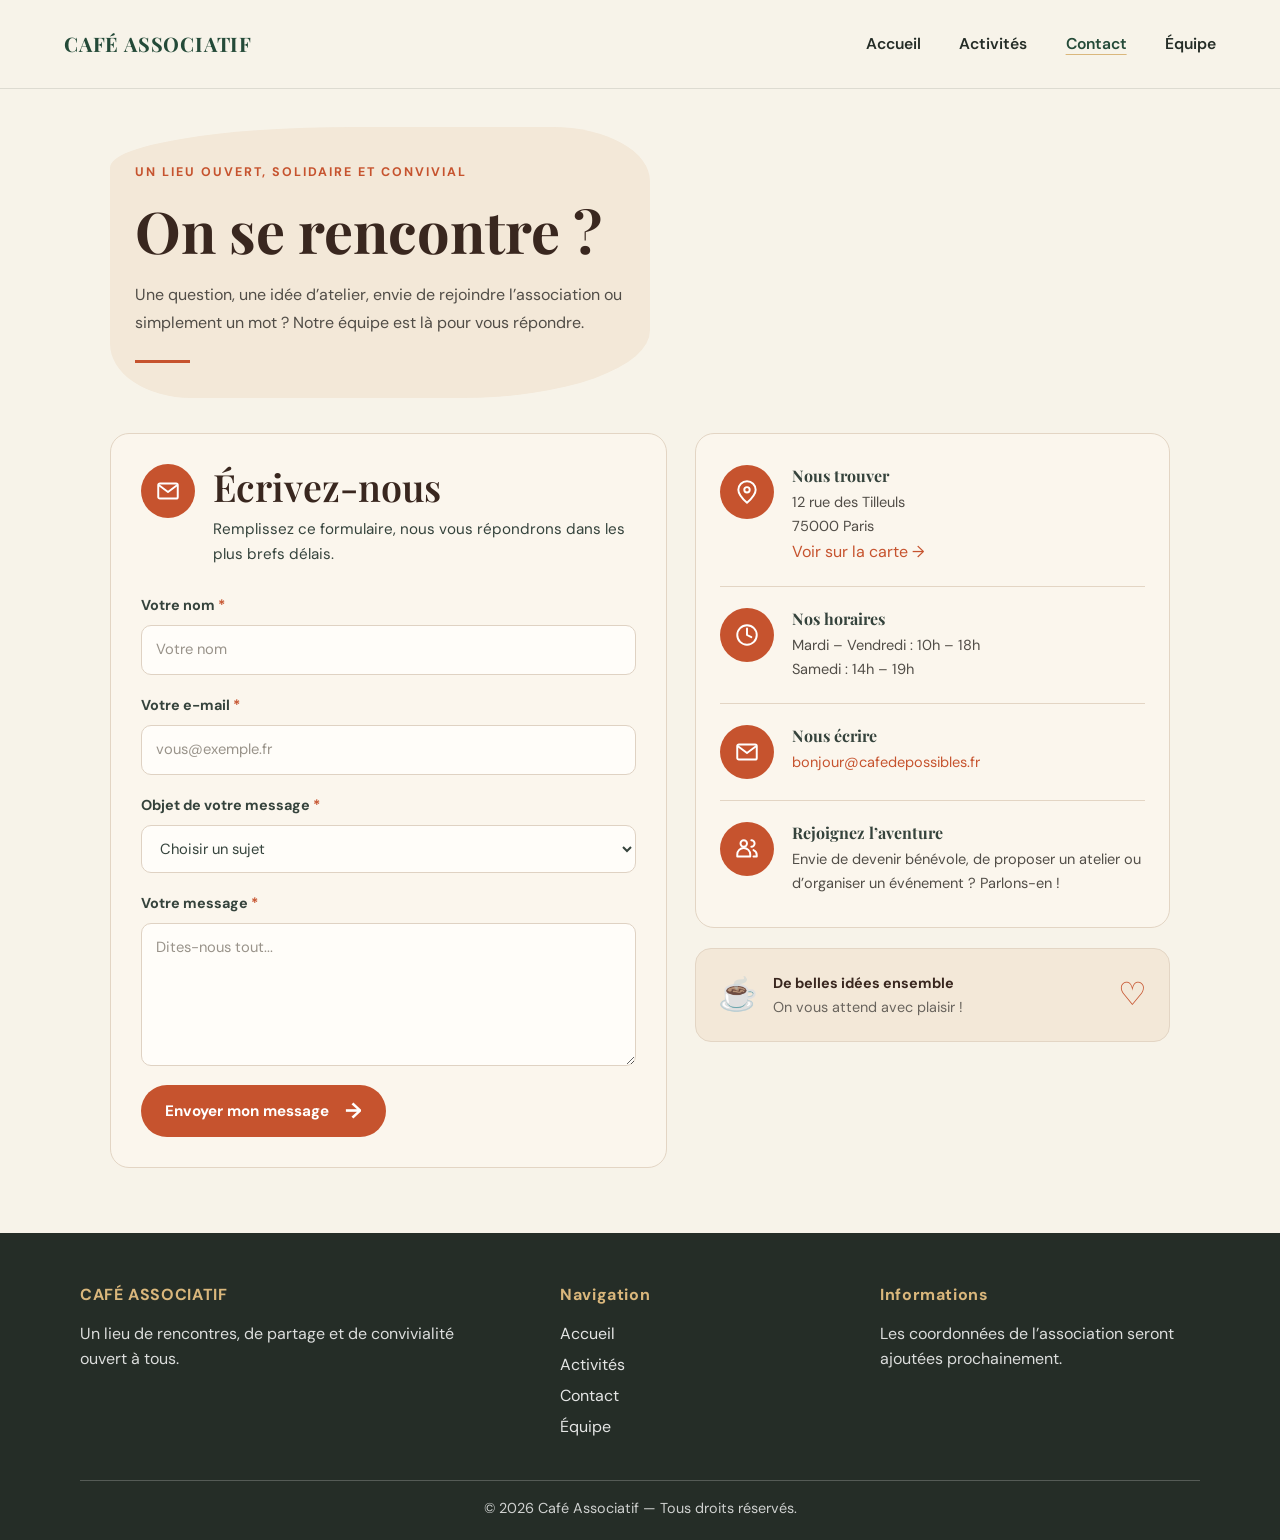
<file: Pages/contact.html>
<!DOCTYPE html>
<html lang="fr">
<head>
  <meta charset="UTF-8">
  <meta name="viewport" content="width=device-width, initial-scale=1">
  <meta name="theme-color" content="#F7F3E9">
  <meta name="description" content="Contactez le Café Associatif.">
  <title>Contact | Café Associatif</title>
  <link rel="preconnect" href="https://fonts.googleapis.com">
  <link rel="preconnect" href="https://fonts.gstatic.com" crossorigin>
  <link href="https://fonts.googleapis.com/css2?family=DM+Sans:wght@400;500;600;700&family=Playfair+Display:wght@500;600;700&display=swap" rel="stylesheet">
  <link rel="stylesheet" href="../styles/styles.css">
</head>
<body>
  <a class="site-skip-link" href="#main-content">Aller au contenu principal</a>
  <header class="site-header">
    <div class="site-header__inner">
      <a class="site-brand" href="../index.html" aria-label="Café Associatif, accueil">CAFÉ ASSOCIATIF</a>
      <nav class="site-nav" aria-label="Navigation principale">
        <ul class="site-nav__list">
          <li><a class="site-nav__link" href="../index.html">Accueil</a></li>
          <li><a class="site-nav__link" href="activite.html">Activités</a></li>
          <li><a class="site-nav__link" href="contact.html" aria-current="page">Contact</a></li>
          <li><a class="site-nav__link" href="equipe.html">Équipe</a></li>
        </ul>
      </nav>
    </div>
  </header>
 

<main id="main-content" class="site-main">

  <section class="contact-page">

    <!-- INTRODUCTION -->
    <div class="contact-hero">

      <div class="contact-hero__text">
        <p class="contact-hero__eyebrow">
          UN LIEU OUVERT, SOLIDAIRE ET CONVIVIAL
        </p>

        <h1>On se rencontre ?</h1>

        <p class="contact-hero__description">
          Une question, une idée d’atelier, envie de rejoindre
          l’association ou simplement un mot ?
          Notre équipe est là pour vous répondre.
        </p>

        <span class="contact-hero__line"></span>
      </div>


    </div>

    <!-- FORMULAIRE ET COORDONNÉES -->
    <div class="contact-layout">

      <!-- FORMULAIRE -->
      <section class="contact-form-card"
               aria-labelledby="contact-form-title">

        <div class="contact-card__heading">
          <div class="contact-card__icon" aria-hidden="true">
            <svg viewBox="0 0 24 24">
              <rect x="3" y="5" width="18" height="14" rx="1.5"/>
              <path d="m4 7 8 6 8-6"/>
            </svg>
          </div>

          <div>
            <h2 id="contact-form-title">Écrivez-nous</h2>
            <p>
              Remplissez ce formulaire, nous vous répondrons
              dans les plus brefs délais.
            </p>
          </div>
        </div>

        <form class="contact-form" action="#" method="post">

          <div class="contact-field">
            <label for="contact-name">Votre nom <span>*</span></label>
            <input
              type="text"
              id="contact-name"
              name="nom"
              placeholder="Votre nom"
              autocomplete="name"
              required
            >
          </div>

          <div class="contact-field">
            <label for="contact-email">
              Votre e-mail <span>*</span>
            </label>
            <input
              type="email"
              id="contact-email"
              name="email"
              placeholder="vous@exemple.fr"
              autocomplete="email"
              required
            >
          </div>

          <div class="contact-field">
            <label for="contact-subject">
              Objet de votre message <span>*</span>
            </label>
            <select id="contact-subject" name="sujet" required>
              <option value="" selected disabled>
                Choisir un sujet
              </option>
              <option value="information">
                Demande d'information
              </option>
              <option value="benevolat">
                Devenir bénévole
              </option>
              <option value="atelier">
                Proposer un atelier
              </option>
              <option value="evenement">
                Organiser un événement
              </option>
              <option value="autre">Autre demande</option>
            </select>
          </div>

          <div class="contact-field">
            <label for="contact-message">
              Votre message <span>*</span>
            </label>
            <textarea
              id="contact-message"
              name="message"
              rows="5"
              placeholder="Dites-nous tout..."
              required
            ></textarea>
          </div>

          <button class="contact-submit" type="submit">
            Envoyer mon message
            <span aria-hidden="true">→</span>
          </button>

        </form>
      </section>

      <!-- COORDONNÉES -->
      <div class="contact-sidebar">

        <section class="contact-info-card"
                 aria-label="Informations pratiques">

          <article class="contact-info-item">
            <div class="contact-info-icon" aria-hidden="true">
              <svg viewBox="0 0 24 24">
                <path d="M20 10c0 5-8 12-8 12S4 15 4 10a8 8 0 1 1 16 0Z"/>
                <circle cx="12" cy="10" r="2.5"/>
              </svg>
            </div>

            <div class="contact-info-content">
              <h3>Nous trouver</h3>
              <p>12 rue des Tilleuls<br>75000 Paris</p>
              <a href="https://www.openstreetmap.org/"
                 target="_blank"
                 rel="noopener noreferrer">
                Voir sur la carte <span aria-hidden="true">→</span>
              </a>
            </div>
          </article>

          <article class="contact-info-item">
            <div class="contact-info-icon" aria-hidden="true">
              <svg viewBox="0 0 24 24">
                <circle cx="12" cy="12" r="9"/>
                <path d="M12 6v6l4 2"/>
              </svg>
            </div>

            <div class="contact-info-content">
              <h3>Nos horaires</h3>
              <p>
                Mardi – Vendredi : 10h – 18h<br>
                Samedi : 14h – 19h
              </p>
            </div>
          </article>

          <article class="contact-info-item">
            <div class="contact-info-icon" aria-hidden="true">
              <svg viewBox="0 0 24 24">
                <rect x="3" y="5" width="18" height="14" rx="1.5"/>
                <path d="m4 7 8 6 8-6"/>
              </svg>
            </div>

            <div class="contact-info-content">
              <h3>Nous écrire</h3>
              <p>
                <a href="mailto:bonjour@cafedepossibles.fr">
                  bonjour@cafedepossibles.fr
                </a>
              </p>
            </div>
          </article>

          <article class="contact-info-item">
            <div class="contact-info-icon" aria-hidden="true">
              <svg viewBox="0 0 24 24">
                <circle cx="9" cy="7" r="3"/>
                <path d="M3 19v-2a6 6 0 0 1 12 0v2Z"/>
                <path d="M16 4a3 3 0 0 1 0 6"/>
                <path d="M18 13a5 5 0 0 1 3 4.5V19h-3"/>
              </svg>
            </div>

            <div class="contact-info-content">
              <h3>Rejoignez l’aventure</h3>
              <p>
                Envie de devenir bénévole, de proposer un atelier
                ou d’organiser un événement ? Parlons-en !
              </p>
            </div>
          </article>

        </section>

        <!-- PETIT MESSAGE D'ACCUEIL -->
        <div class="contact-welcome">
          <span aria-hidden="true">☕</span>
          <p>
            <strong>De belles idées ensemble</strong>
            <br>
            On vous attend avec plaisir !
          </p>
          <span class="contact-welcome__heart" aria-hidden="true">
            ♡
          </span>
        </div>

      </div>

    </div>
  </section>

</main>

  <footer class="site-footer">
    <div class="site-footer__inner">
      <section class="site-footer__column" aria-labelledby="footer-identity">
        <h2 class="site-footer__heading" id="footer-identity">CAFÉ ASSOCIATIF</h2>
        <p>Un lieu de rencontres, de partage et de convivialité ouvert à tous.</p>
      </section>
      <nav class="site-footer__column" aria-label="Navigation de pied de page">
        <h2 class="site-footer__heading">Navigation</h2>
        <ul class="site-footer__links">
          <li><a href="../index.html">Accueil</a></li>
          <li><a href="activite.html">Activités</a></li>
          <li><a href="contact.html">Contact</a></li>
          <li><a href="equipe.html">Équipe</a></li>
        </ul>
      </nav>
      <section class="site-footer__column" aria-labelledby="footer-info">
        <h2 class="site-footer__heading" id="footer-info">Informations</h2>
        <p>Les coordonnées de l’association seront ajoutées prochainement.</p>
      </section>
    </div>
    <div class="site-footer__bottom">
      <p>© 2026 Café Associatif — Tous droits réservés.</p>
    </div>
  </footer>
</body>
</html>
</file>
<file: styles/styles.css>
/* ==========================================
   01. STYLES GÉNÉRAUX DU SITE
   ========================================== */

/* Variables CSS, reset, typographies */
:root {
  --color-primary: #244A38;
  --color-secondary: #DAB77C;
  --color-background: #F7F3E9;
  --color-accent: #B86645;
  --color-text: #252D27;
  --color-white: #FFFFFF;

  --font-heading: 'Playfair Display', Georgia, serif;
  --font-body: 'DM Sans', Arial, sans-serif;

  --button-radius: 50px;
  --button-padding: 14px 24px;
  --button-transition: 0.2s ease;

  --content-width: 1120px;
  --page-gutter: clamp(20px, 5vw, 64px);
  --focus-ring: 3px solid var(--color-accent);
}

*,
*::before,
*::after {
  box-sizing: border-box;
}

html {
  scroll-behavior: smooth;
  scroll-padding-top: 1rem;
}

body {
  min-width: 320px;
  min-height: 100vh;
  margin: 0;
  display: flex;
  flex-direction: column;
  background: var(--color-background);
  color: var(--color-text);
  font-family: var(--font-body);
  font-size: 16px;
  line-height: 1.6;
  text-rendering: optimizeLegibility;
}

.site-main {
  width: min(100% - (2 * var(--page-gutter)), var(--content-width));
  min-height: 18rem;
  margin-inline: auto;
  flex: 1;
}

.site-main h1,
.site-main h2,
.site-main h3,
.site-footer__heading {
  color: var(--color-primary);
  font-family: var(--font-heading);
  font-weight: 600;
  line-height: 1.2;
}

.site-main h1 { font-size: clamp(2.25rem, 5vw, 3.75rem); }
.site-main h2 { font-size: clamp(1.75rem, 3vw, 2.5rem); }
.site-main h3 { font-size: clamp(1.35rem, 2.5vw, 1.75rem); }

.site-main p {
  max-width: 70ch;
  margin-block: 0 1rem;
}

a {
  color: var(--color-primary);
  text-underline-offset: 0.2em;
}

a:hover {
  color: var(--color-accent);
}

a:focus-visible,
button:focus-visible,
input:focus-visible,
select:focus-visible,
textarea:focus-visible {
  outline: var(--focus-ring);
  outline-offset: 3px;
}

.site-skip-link {
  position: absolute;
  z-index: 10;
  top: 12px;
  left: 12px;
  padding: 10px 16px;
  transform: translateY(-160%);
  border-radius: 4px;
  background: var(--color-white);
  color: var(--color-primary);
  font-weight: 700;
}

.site-skip-link:focus {
  transform: translateY(0);
}

/* ==========================================
   02. BOUTONS COMMUNS
   ========================================== */

.btn {
  display: inline-flex;
  min-height: 48px;
  align-items: center;
  justify-content: center;
  padding: var(--button-padding);
  border: 2px solid transparent;
  border-radius: var(--button-radius);
  font-family: var(--font-body);
  font-size: 16px;
  font-weight: 600;
  line-height: 1.2;
  text-align: center;
  text-decoration: none;
  cursor: pointer;
  transition: color var(--button-transition), background-color var(--button-transition), border-color var(--button-transition), box-shadow var(--button-transition);
}

.btn-primary {
  border-color: var(--color-primary);
  background: var(--color-primary);
  color: var(--color-white);
}

.btn-primary:hover {
  border-color: #183426;
  background: #183426;
  color: var(--color-white);
}

.btn-secondary {
  border-color: var(--color-secondary);
  background: var(--color-secondary);
  color: var(--color-text);
}

.btn-secondary:hover {
  border-color: #c8a263;
  background: #c8a263;
  color: var(--color-text);
}

.btn-outline {
  border-color: var(--color-primary);
  background: transparent;
  color: var(--color-primary);
}

.btn-outline:hover {
  background: var(--color-primary);
  color: var(--color-white);
}

.btn:focus-visible {
  outline: var(--focus-ring);
  outline-offset: 3px;
}

.btn:disabled,
.btn[aria-disabled="true"] {
  opacity: 0.55;
  cursor: not-allowed;
}

/* ==========================================
   03. HEADER ET NAVIGATION
   ========================================== */

.site-header {
  background: var(--color-background);
  border-bottom: 1px solid rgb(37 45 39 / 12%);
}

.site-header__inner {
  width: min(100% - (2 * var(--page-gutter)), 1280px);
  min-height: 88px;
  margin-inline: auto;
  display: flex;
  align-items: center;
  justify-content: space-between;
  gap: 2rem;
}

.site-brand {
  flex: 0 0 auto;
  color: var(--color-primary);
  font-family: var(--font-heading);
  font-size: 1.25rem;
  font-weight: 700;
  letter-spacing: 0.04em;
  line-height: 1.2;
  text-decoration: none;
}

.site-brand:hover {
  color: var(--color-accent);
}

.site-nav__list {
  display: flex;
  align-items: center;
  gap: clamp(1.25rem, 3vw, 2.5rem);
  margin: 0;
  padding: 0;
  list-style: none;
}

.site-nav__link {
  display: inline-block;
  padding-block: 0.65rem;
  color: var(--color-text);
  font-size: 0.98rem;
  font-weight: 600;
  text-decoration: none;
  text-underline-offset: 0.35em;
  text-decoration-thickness: 2px;
  transition: color var(--button-transition), text-decoration-color var(--button-transition);
}

.site-nav__link:hover {
  color: var(--color-accent);
}

.site-nav__link[aria-current="page"] {
  color: var(--color-primary);
  text-decoration: underline;
  text-decoration-color: var(--color-secondary);
}

.site-nav__link[aria-current="page"]:hover {
  color: var(--color-accent);
}

/* ==========================================
   04. FOOTER COMMUN
   ========================================== */

.site-footer {
  padding: 3.25rem var(--page-gutter) 1.25rem;
  background: var(--color-text);
  color: var(--color-white);
}

.site-footer__inner {
  width: min(100%, var(--content-width));
  margin-inline: auto;
  display: grid;
  grid-template-columns: 1.3fr 0.8fr 1fr;
  gap: clamp(2rem, 5vw, 5rem);
}

.site-footer__column p {
  max-width: 34ch;
  margin: 0;
  color: rgb(255 255 255 / 84%);
}

.site-footer__heading {
  margin: 0 0 1rem;
  color: var(--color-secondary);
  font-family: var(--font-body);
  font-size: 1rem;
  font-weight: 700;
  letter-spacing: 0.04em;
}

.site-footer__links {
  display: grid;
  gap: 0.35rem;
  margin: 0;
  padding: 0;
  list-style: none;
}

.site-footer__links a {
  color: rgb(255 255 255 / 88%);
  text-decoration: none;
  text-underline-offset: 0.2em;
}

.site-footer__links a:hover {
  color: var(--color-secondary);
  text-decoration: underline;
}

.site-footer a:focus-visible {
  outline-color: var(--color-secondary);
}

.site-footer__bottom {
  width: min(100%, var(--content-width));
  margin: 2.5rem auto 0;
  padding-top: 1rem;
  border-top: 1px solid rgb(255 255 255 / 22%);
  color: rgb(255 255 255 / 78%);
  font-size: 0.9rem;
  text-align: center;
}

.site-footer__bottom p {
  margin: 0;
}

/* ==========================================
   05. RESPONSIVE GLOBAL
   ========================================== */

@media (max-width: 760px) {
  .site-header__inner {
    min-height: auto;
    flex-direction: column;
    align-items: flex-start;
    gap: 0.5rem;
    padding-block: 1rem;
  }

  .site-nav {
    width: 100%;
    overflow-x: auto;
    scrollbar-width: thin;
  }

  .site-nav__list {
    width: max-content;
    min-width: 100%;
    justify-content: space-between;
    gap: clamp(1rem, 5vw, 2rem);
  }

  .site-nav__link {
    white-space: nowrap;
  }

  .site-footer__inner {
    grid-template-columns: repeat(2, minmax(0, 1fr));
    gap: 2rem;
  }

  .site-footer__column:first-child {
    grid-column: 1 / -1;
  }
}

@media (max-width: 520px) {
  .site-footer {
    padding-top: 2.5rem;
  }

  .site-footer__inner {
    grid-template-columns: 1fr;
    gap: 1.75rem;
  }

  .site-footer__column:first-child {
    grid-column: auto;
  }

  .site-footer__bottom {
    margin-top: 2rem;
    text-align: left;
  }
}

@media (prefers-reduced-motion: reduce) {
  html {
    scroll-behavior: auto;
  }

  *,
  *::before,
  *::after {
    scroll-behavior: auto !important;
    transition-duration: 0.01ms !important;
    animation-duration: 0.01ms !important;
    animation-iteration-count: 1 !important;
  }
}

/*STYLE DE LA PAGE ACTIVITES */

/* Titre et phrase d'introduction de la page */
.activites-intro {
  text-align: center;
  padding: 50px 20px 30px;
}

.activites-intro h1 {
  color: var(--color-primary);
  font-size: 42px;
  margin-bottom: 10px;
  text-align: center;
}

/* La grille qui range les cartes : 4 par ligne sur ordinateur */
.grille-activites {
  display: grid;
  grid-template-columns: repeat(4, 1fr);
  gap: 20px;
  padding: 20px 20px 60px;
  max-width: 1300px;
  margin: 0 auto;
}

/* Une carte */
.carte {
  background-color: var(--color-white);
  border-radius: 16px;
  border-top: 5px solid var(--color-secondary);
  padding: 20px;
  box-shadow: 0 4px 12px rgba(0, 0, 0, 0.08);
  text-align: center;
  transition: transform 0.2s ease;
}

.carte:hover {
  transform: translateY(-5px);
}

/* Image en haut de la carte */
.carte img {
  width: 100%;
  height: 180px;
  object-fit: cover;
  border-radius: 10px;
}

.carte h2 {
  color: var(--color-primary);
  font-size: 22px;
}

.infos {
  font-weight: 600;
  color: var(--color-accent);
}

.prix {
  font-style: italic;
}

/* Tablette : 2 cartes par ligne */
@media (max-width: 900px) {
  .grille-activites {
    grid-template-columns: repeat(2, 1fr);
  }
}

/* Téléphone : 1 carte par ligne */
@media (max-width: 550px) {
  .grille-activites {
    grid-template-columns: 1fr;
  }
}
/* ==========================================
   06. PAGE D'ACCUEIL — HERO SECTION
   ========================================== */

/* Structure du Hero */
.hero {
  position: relative;
  isolation: isolate;
  width: 100vw;
  min-height: 560px;
  min-height: max(560px, 80vh);
  margin-inline: calc(50% - 50vw);
  display: grid;
  place-items: center;
  overflow: hidden;
  background: #303a32;
  color: var(--color-white);
}

/* Carrousel d'images */
.hero__slides,
.hero__slide,
.hero__overlay {
  position: absolute;
  inset: 0;
}

.hero__slides {
  z-index: -2;
  overflow: hidden;
}

.hero__slide {
  background-position: center;
  background-size: cover;
  opacity: 0;
  animation: hero-slide-cycle 18s ease-in-out infinite;
  will-change: opacity;
}

/* Les images restent dans le dossier Assets à terme ; ces URL Pixabay servent au prototype. */
.hero__slide--cafe {
  background-image: url("https://cdn.pixabay.com/photo/2015/03/05/05/57/cafe-659931_1280.jpg");
  animation-delay: 0s;
}

.hero__slide--friends {
  background-image: url("https://cdn.pixabay.com/photo/2018/09/20/19/06/friends-3691623_1280.jpg");
  animation-delay: -12s;
}

.hero__slide--workshop {
  background-image: url("https://cdn.pixabay.com/photo/2018/08/22/10/14/human-3623313_1280.jpg");
  animation-delay: -6s;
}

/* Voile sombre */
.hero__overlay {
  z-index: -1;
  background: linear-gradient(90deg, rgb(17 26 20 / 72%), rgb(17 26 20 / 48%) 55%, rgb(17 26 20 / 40%));
}

/* Contenu centré */
.hero__content {
  width: min(100% - (2 * var(--page-gutter)), 900px);
  padding-block: clamp(4rem, 9vh, 7rem);
  text-align: center;
}

.hero__eyebrow {
  margin: 0 0 1rem;
  color: var(--color-secondary);
  font-size: clamp(0.78rem, 1.5vw, 0.95rem);
  font-weight: 700;
  letter-spacing: 0.16em;
  line-height: 1.4;
}

.hero__title {
  max-width: 18ch;
  margin: 0 auto 1.25rem;
  color: var(--color-white);
  font-family: var(--font-heading);
  font-size: clamp(2.6rem, 6.5vw, 5.25rem);
  font-weight: 600;
  line-height: 1.08;
  text-wrap: balance;
}

.hero h1 {
  color: var(--color-white);
}

.hero__description {
  max-width: 56ch;
  margin: 0 auto 2rem;
  color: var(--color-white);
  font-size: clamp(1rem, 2vw, 1.2rem);
  line-height: 1.65;
  text-wrap: pretty;
}

.hero__button {
  min-height: 52px;
  gap: 0.5rem;
  padding-inline: 1.75rem;
}

.hero__button:focus-visible {
  outline-color: var(--color-white);
}

/* Animations */
@keyframes hero-slide-cycle {
  0%, 1% { opacity: 1; }
  29% { opacity: 1; }
  34%, 100% { opacity: 0; }
}

/* Responsive Hero */
@media (max-width: 760px) {
  .hero {
    min-height: 620px;
    min-height: max(520px, 74svh);
  }

  .hero__content {
    padding-block: 4rem;
  }

  .hero__eyebrow {
    letter-spacing: 0.12em;
  }

  .hero__description {
    max-width: 38ch;
    margin-bottom: 1.75rem;
  }

  .hero__slide {
    background-position: 55% center;
  }
}

@media (max-width: 420px) {
  .hero {
    min-height: 540px;
    min-height: max(500px, 70svh);
  }

  .hero__title {
    font-size: clamp(2.4rem, 12vw, 3.25rem);
  }

  .hero__eyebrow {
    max-width: 28ch;
    margin-inline: auto;
    line-height: 1.6;
  }

  .hero__button {
    min-height: 54px;
    padding-inline: 1.4rem;
  }
}

@media (prefers-reduced-motion: reduce) {
  .hero__slide {
    animation: none;
  }

  .hero__slide--cafe {
    opacity: 1;
  }
}

/* =========================================
   PAGE CONTACT - CAFÉ ASSOCIATIF
========================================= */

.contact-page {
  --contact-cream: #f7f1e6;
  --contact-card: #fbf6ed;
  --contact-brown: #39271f;
  --contact-text: #35433c;
  --contact-muted: #69645d;
  --contact-orange: #c6532e;
  --contact-border: #e3d5c4;

  max-width: 1250px;
  margin: 0 auto;
  padding: 38px 30px 65px;
  color: var(--contact-text);
  font-family: "DM Sans", sans-serif;
}

/* HERO */

.contact-hero {
  display: grid;
  grid-template-columns: 1.05fr 0.95fr;
  align-items: center;
  gap: 32px;
  margin-bottom: 35px;
}

.contact-hero__text {
  position: relative;
  padding: 35px 25px;
  border-radius: 45% 18% 35% 15% / 15% 20% 25% 20%;
  background: #f3e8d8;
}

.contact-hero__eyebrow {
  margin: 0 0 14px;
  color: var(--contact-orange);
  font-size: 0.78rem;
  font-weight: 700;
  letter-spacing: 2px;
  line-height: 1.7;
}

.contact-hero__text h1 {
  margin: 0 0 18px;
  color: var(--contact-brown);
  font-family: "Playfair Display", Georgia, serif;
  font-size: clamp(2.5rem, 4.5vw, 4.2rem);
  font-weight: 700;
  line-height: 1.1;
}

.contact-hero__description {
  max-width: 490px;
  margin: 0;
  color: #514d47;
  font-size: 1rem;
  line-height: 1.8;
}

.contact-hero__line {
  display: block;
  width: 55px;
  height: 3px;
  margin-top: 22px;
  background: var(--contact-orange);
}

.contact-hero__image {
  position: relative;
  min-width: 0;
}

.contact-hero__image img {
  display: block;
  width: 100%;
  height: 320px;
  object-fit: cover;
  border-radius: 24% 30% 16% 22% / 24% 20% 22% 25%;
}

.contact-hero__decoration {
  position: absolute;
  right: -8px;
  bottom: -14px;
  display: grid;
  width: 65px;
  height: 65px;
  place-items: center;
  border: 2px solid var(--contact-orange);
  border-radius: 50%;
  background: var(--contact-cream);
  color: var(--contact-orange);
  font-size: 2rem;
  transform: rotate(12deg);
}

/* COLONNES PRINCIPALES */

.contact-layout {
  display: grid;
  grid-template-columns: 1.08fr 0.92fr;
  align-items: start;
  gap: 28px;
}

/* CARTE FORMULAIRE */

.contact-form-card,
.contact-info-card {
  border: 1px solid var(--contact-border);
  border-radius: 19px;
  background: var(--contact-card);
}

.contact-form-card {
  padding: 30px;
}

.contact-card__heading {
  display: flex;
  align-items: flex-start;
  gap: 18px;
  margin-bottom: 27px;
}

.contact-card__icon,
.contact-info-icon {
  display: flex;
  flex: 0 0 54px;
  align-items: center;
  justify-content: center;
  width: 54px;
  height: 54px;
  border-radius: 50%;
  background: var(--contact-orange);
  color: white;
}

.contact-card__icon svg,
.contact-info-icon svg {
  width: 26px;
  height: 26px;
  fill: none;
  stroke: currentColor;
  stroke-width: 1.8;
  stroke-linecap: round;
  stroke-linejoin: round;
}

.contact-card__heading h2 {
  margin: 0 0 8px;
  color: var(--contact-brown);
  font-family: "Playfair Display", Georgia, serif;
  font-size: clamp(1.7rem, 3vw, 2.35rem);
  line-height: 1.2;
}

.contact-card__heading p {
  margin: 0;
  color: var(--contact-text);
  font-size: 0.95rem;
  line-height: 1.65;
}

/* CHAMPS DU FORMULAIRE */

.contact-form {
  display: flex;
  flex-direction: column;
  gap: 19px;
}

.contact-field {
  display: flex;
  flex-direction: column;
  gap: 8px;
}

.contact-field label {
  color: var(--contact-text);
  font-size: 0.9rem;
  font-weight: 700;
}

.contact-field label span {
  color: var(--contact-orange);
}

.contact-field input,
.contact-field select,
.contact-field textarea {
  box-sizing: border-box;
  width: 100%;
  min-width: 0;
  padding: 12px 14px;
  border: 1px solid #dfd2c3;
  border-radius: 10px;
  outline: none;
  background: #fffdf9;
  color: var(--contact-text);
  font: inherit;
  font-size: 0.92rem;
  transition: border-color 0.2s, box-shadow 0.2s;
}

.contact-field input,
.contact-field select {
  min-height: 45px;
}

.contact-field input::placeholder,
.contact-field textarea::placeholder {
  color: #99938a;
}

.contact-field input:focus,
.contact-field select:focus,
.contact-field textarea:focus {
  border-color: var(--contact-orange);
  box-shadow: 0 0 0 3px rgb(198 83 46 / 12%);
}

.contact-field textarea {
  min-height: 115px;
  resize: vertical;
}

/* BOUTON */

.contact-submit {
  display: inline-flex;
  align-items: center;
  justify-content: center;
  gap: 16px;
  align-self: flex-start;
  min-height: 48px;
  padding: 12px 24px;
  border: 0;
  border-radius: 30px;
  background: var(--contact-orange);
  color: #fff;
  font-family: "DM Sans", sans-serif;
  font-size: 0.95rem;
  font-weight: 700;
  cursor: pointer;
  transition: background 0.2s, transform 0.2s;
}

.contact-submit span {
  font-size: 1.35rem;
}

.contact-submit:hover {
  background: #a94324;
  transform: translateY(-2px);
}

.contact-submit:focus-visible {
  outline: 3px solid var(--contact-brown);
  outline-offset: 3px;
}

/* INFORMATIONS PRATIQUES */

.contact-sidebar {
  display: flex;
  flex-direction: column;
  gap: 20px;
}

.contact-info-card {
  padding: 10px 24px;
}

.contact-info-item {
  display: flex;
  align-items: flex-start;
  gap: 18px;
  padding: 21px 0;
  border-bottom: 1px solid var(--contact-border);
}

.contact-info-item:last-child {
  border-bottom: none;
}

.contact-info-content {
  min-width: 0;
}

.contact-info-content h3 {
  margin: 1px 0 6px;
  color: var(--contact-text);
  font-size: 1rem;
  font-weight: 700;
}

.contact-info-content p {
  margin: 0;
  color: #514d47;
  font-size: 0.91rem;
  line-height: 1.65;
  overflow-wrap: anywhere;
}

.contact-info-content a {
  color: var(--contact-orange);
  text-decoration: none;
}

.contact-info-content a:hover {
  text-decoration: underline;
}

/* MESSAGE D'ACCUEIL */

.contact-welcome {
  display: flex;
  align-items: center;
  gap: 15px;
  padding: 20px 22px;
  border: 1px solid var(--contact-border);
  border-radius: 16px;
  background: #f3e8d8;
}

.contact-welcome > span:first-child {
  font-size: 2rem;
}

.contact-welcome p {
  flex: 1;
  margin: 0;
  color: var(--contact-muted);
  font-size: 0.9rem;
  line-height: 1.7;
}

.contact-welcome strong {
  color: var(--contact-brown);
}

.contact-welcome__heart {
  color: var(--contact-orange);
  font-size: 2rem;
}

/* TABLETTES */

@media (max-width: 850px) {
  .contact-page {
    padding: 30px 22px 45px;
  }

  .contact-hero {
    grid-template-columns: 1fr 0.9fr;
    gap: 20px;
  }

  .contact-hero__text {
    padding: 25px 15px;
  }

  .contact-hero__image img {
    height: 270px;
  }

  .contact-layout {
    grid-template-columns: 1fr 0.9fr;
    gap: 18px;
  }

  .contact-form-card {
    padding: 22px;
  }

  .contact-card__heading {
    gap: 12px;
  }

  .contact-card__icon,
  .contact-info-icon {
    flex-basis: 44px;
    width: 44px;
    height: 44px;
  }

  .contact-info-card {
    padding-right: 16px;
    padding-left: 16px;
  }

  .contact-info-item {
    gap: 12px;
  }
}

/* MOBILES */

@media (max-width: 650px) {
  .contact-page {
    padding: 28px 16px 40px;
  }

  .contact-hero {
    grid-template-columns: 1fr;
    gap: 20px;
    margin-bottom: 25px;
  }

  .contact-hero__text {
    padding: 24px 18px;
    border-radius: 24px;
  }

  .contact-hero__eyebrow {
    font-size: 0.7rem;
    letter-spacing: 1.3px;
  }

  .contact-hero__text h1 {
    font-size: clamp(2.3rem, 9vw, 3.2rem);
  }

  .contact-hero__image img {
    height: 245px;
    border-radius: 22px;
  }

  .contact-hero__decoration {
    right: 8px;
    bottom: -10px;
    width: 48px;
    height: 48px;
    font-size: 1.6rem;
  }

  .contact-layout {
    grid-template-columns: 1fr;
    gap: 22px;
  }

  .contact-form-card {
    padding: 22px 18px;
    border-radius: 17px;
  }

  .contact-card__heading h2 {
    font-size: 1.8rem;
  }

  .contact-card__heading p {
    font-size: 0.88rem;
  }

  .contact-info-card {
    padding: 8px 18px;
  }

  .contact-info-item {
    padding: 18px 0;
  }

  .contact-submit {
    width: 100%;
  }
}

/* ==========================================
   PAGE D'ACCUEIL — SECTION ÉQUIPE
   ========================================== */

/* Structure */
.home-team {
  width: 100vw;
  margin-inline: calc(50% - 50vw);
  padding: clamp(3.5rem, 7vw, 6rem) var(--page-gutter);
  background: #E9DFC9;
}

.home-team__inner {
  width: min(100%, var(--content-width));
  margin-inline: auto;
  display: grid;
  grid-template-columns: repeat(2, minmax(0, 1fr));
  align-items: center;
  gap: clamp(2rem, 6vw, 5rem);
}

/* Image */
.home-team__image {
  display: block;
  width: 100%;
  aspect-ratio: 5 / 3;
  border-radius: 16px;
  object-fit: cover;
  object-position: center;
}

/* Texte et bouton */
.home-team .home-team__eyebrow {
  margin: 0 0 0.75rem;
  color: var(--color-accent);
  font-size: 0.82rem;
  font-weight: 700;
  letter-spacing: 0.14em;
}

.home-team .home-team__title {
  margin: 0 0 1rem;
  font-size: clamp(2rem, 4vw, 3rem);
  text-wrap: balance;
}

.home-team .home-team__description {
  max-width: 52ch;
  margin: 0 0 1.75rem;
  color: var(--color-text);
}

.home-team__button {
  gap: 0.5rem;
}

/* Responsive */
@media (max-width: 700px) {
  .home-team__inner {
    grid-template-columns: minmax(0, 1fr);
    gap: 2rem;
  }

  .home-team__image {
    aspect-ratio: 16 / 10;
  }
}

/* ==========================================
   PAGE D'ACCUEIL — SECTION CONTACT
   ========================================== */

/* Structure */
.home-contact {
  width: 100vw;
  margin-inline: calc(50% - 50vw);
  padding: clamp(4rem, 8vw, 7rem) var(--page-gutter);
  background: var(--color-primary);
}

/* Contenu centré */
.home-contact__content {
  width: min(100%, 760px);
  margin-inline: auto;
  text-align: center;
}

.home-contact .home-contact__eyebrow {
  margin: 0 0 0.75rem;
  color: var(--color-secondary);
  font-size: 0.82rem;
  font-weight: 700;
  letter-spacing: 0.14em;
}

.home-contact .home-contact__title {
  margin: 0 0 1rem;
  color: var(--color-white);
  font-size: clamp(2rem, 4.5vw, 3.25rem);
  text-wrap: balance;
}

.home-contact .home-contact__description {
  max-width: 58ch;
  margin: 0 auto 2rem;
  color: var(--color-white);
  font-size: clamp(1rem, 2vw, 1.125rem);
}

.home-contact__button {
  gap: 0.5rem;
}

/* Responsive */
@media (max-width: 560px) {
  .home-contact {
    padding-block: 3.75rem;
  }

  .home-contact .home-contact__eyebrow {
    letter-spacing: 0.1em;
  }
}

/* ==========================================
   PAGE D'ACCUEIL — SECTION ACTIVITÉS
   ========================================== */

/* Conteneur et titre */
.home-activities {
  padding-block: clamp(4rem, 8vw, 6.5rem);
  background: var(--color-background);
}

.home-activities__intro {
  max-width: 760px;
  margin: 0 auto clamp(2rem, 4vw, 3.25rem);
  text-align: center;
}

.home-activities .home-activities__eyebrow {
  margin: 0 0 0.65rem;
  color: var(--color-accent);
  font-size: 0.82rem;
  font-weight: 700;
  letter-spacing: 0.14em;
}

.home-activities .home-activities__title {
  margin: 0 0 0.9rem;
  font-size: clamp(2rem, 4vw, 3rem);
}

.home-activities .home-activities__intro-text {
  max-width: 58ch;
  margin: 0 auto;
  color: var(--color-text);
}

/* Grille des activités */
.home-activities__grid {
  display: grid;
  grid-template-columns: repeat(4, minmax(0, 1fr));
  align-items: stretch;
  gap: clamp(1rem, 2vw, 1.5rem);
}

/* Cartes */
.home-activities__card {
  min-width: 0;
  display: flex;
  flex-direction: column;
  overflow: hidden;
  border-radius: 14px;
  background: var(--color-white);
  box-shadow: 0 8px 24px rgb(37 45 39 / 8%);
  color: var(--color-text);
  text-decoration: none;
  transition: transform 0.2s ease, box-shadow 0.2s ease;
}

.home-activities__card img {
  display: block;
  width: 100%;
  aspect-ratio: 3 / 2;
  object-fit: cover;
  transition: transform 0.35s ease;
}

.home-activities__card-content {
  flex: 1;
  padding: 1.25rem 1.25rem 1.5rem;
}

.home-activities__card h3 {
  margin: 0 0 0.6rem;
  color: var(--color-primary);
  font-size: clamp(1.15rem, 1.5vw, 1.35rem);
}

.home-activities__card p {
  margin: 0;
  color: var(--color-text);
  font-size: 0.96rem;
  line-height: 1.55;
}

/* Effets au survol */
.home-activities__card:hover {
  transform: translateY(-4px);
  box-shadow: 0 14px 30px rgb(37 45 39 / 14%);
  color: var(--color-text);
}

.home-activities__card:hover img {
  transform: scale(1.04);
}

.home-activities__card:focus-visible {
  outline: 3px solid var(--color-accent);
  outline-offset: 4px;
}

.home-activities__card:focus-visible h3 {
  text-decoration: underline;
  text-decoration-color: var(--color-secondary);
  text-underline-offset: 0.2em;
}

/* Bouton d'accès à toutes les activités */
.home-activities__action {
  display: flex;
  justify-content: center;
  margin-top: clamp(2rem, 4vw, 3rem);
}

/* Responsive */
@media (max-width: 900px) {
  .home-activities__grid {
    grid-template-columns: repeat(2, minmax(0, 1fr));
    gap: 1.25rem;
  }
}

@media (max-width: 560px) {
  .home-activities {
    padding-block: 3.5rem;
  }

  .home-activities__grid {
    grid-template-columns: minmax(0, 1fr);
    gap: 1.25rem;
  }

  .home-activities__card-content {
    padding: 1.1rem 1.1rem 1.3rem;
  }
}

@media (prefers-reduced-motion: reduce) {
  .home-activities__card,
  .home-activities__card img {
    transition: none;
  }

  .home-activities__card:hover,
  .home-activities__card:hover img {
    transform: none;
  }
}

/* ==========================================
   PAGE ÉQUIPE — STYLES SPÉCIFIQUES
   ========================================== */

/* Introduction */
.team-page-intro {
  width: 100vw;
  margin-inline: calc(50% - 50vw);
  padding: clamp(4rem, 9vw, 7rem) var(--page-gutter);
  background: var(--color-primary);
  color: var(--color-white);
  text-align: center;
}

.team-page-intro__inner {
  width: min(100%, 900px);
  margin-inline: auto;
}

.team-page-intro .team-page-intro__eyebrow {
  margin: 0 0 0.8rem;
  color: var(--color-secondary);
  font-size: 0.85rem;
  font-weight: 700;
  letter-spacing: 0.16em;
}

.team-page-intro .team-page-intro__title {
  margin: 0 0 1rem;
  color: var(--color-white);
  font-size: clamp(2.35rem, 5vw, 4rem);
  text-wrap: balance;
}

.team-page-intro .team-page-intro__description {
  max-width: 58ch;
  margin: 0 auto;
  color: var(--color-white);
  font-size: clamp(1rem, 2vw, 1.2rem);
}

/* Présentation */
.team-page-presentation {
  padding-block: clamp(3.75rem, 7vw, 6rem);
  background: var(--color-background);
}

.team-page-presentation__inner {
  display: grid;
  grid-template-columns: repeat(2, minmax(0, 1fr));
  align-items: center;
  gap: clamp(2rem, 6vw, 5rem);
}

.team-page-presentation__image {
  display: block;
  width: 100%;
  aspect-ratio: 16 / 9;
  border-radius: 16px;
  object-fit: cover;
  object-position: center;
}

.team-page-presentation .team-page-presentation__eyebrow,
.team-page-members .team-page-members__eyebrow {
  margin: 0 0 0.7rem;
  color: var(--color-accent);
  font-size: 0.82rem;
  font-weight: 700;
  letter-spacing: 0.14em;
}

.team-page-presentation .team-page-presentation__title,
.team-page-members .team-page-members__title {
  margin: 0 0 1rem;
  font-size: clamp(1.9rem, 3.5vw, 2.75rem);
  text-wrap: balance;
}

.team-page-presentation .team-page-presentation__description {
  max-width: 58ch;
  margin: 0;
  color: var(--color-text);
  font-size: 1.05rem;
}

/* Membres */
.team-page-members {
  padding-block: clamp(3.75rem, 7vw, 6rem);
  background: var(--color-background);
}

.team-page-members__inner {
  width: 100%;
  margin-inline: auto;
}

.team-page-members__intro {
  margin-bottom: clamp(2rem, 4vw, 3rem);
  text-align: center;
}

.team-page-members .team-page-members__title {
  margin-bottom: 0;
}

.team-page-members__grid {
  display: grid;
  grid-template-columns: repeat(3, minmax(0, 1fr));
  align-items: stretch;
  gap: clamp(1.25rem, 3vw, 2rem);
}

.team-page-member-card {
  min-width: 0;
  overflow: hidden;
  border-radius: 16px;
  background: var(--color-white);
  box-shadow: 0 8px 24px rgb(37 45 39 / 8%);
  text-align: center;
}

.team-page-member-card__photo {
  position: relative;
  display: grid;
  min-height: 220px;
  overflow: hidden;
  place-items: center;
  background:
    radial-gradient(ellipse at 50% 105%, rgb(36 74 56 / 14%) 0 38%, transparent 39%),
    linear-gradient(145deg, #efe7d7, #e3d8c3);
}

.team-page-member-card__photo::before {
  width: 72px;
  height: 72px;
  margin-top: -30px;
  border: 5px solid rgb(255 255 255 / 72%);
  border-radius: 50%;
  background: var(--color-secondary);
  box-shadow: 0 0 0 1px rgb(36 74 56 / 10%);
  content: "";
}

.team-page-member-card__photo::after {
  position: absolute;
  bottom: -43px;
  width: 170px;
  height: 120px;
  border: 5px solid rgb(255 255 255 / 72%);
  border-radius: 50% 50% 0 0;
  background: var(--color-primary);
  content: "";
}

.team-page-member-card__content {
  padding: 1.35rem 1.25rem 1.6rem;
}

.team-page-member-card .team-page-member-card__name {
  margin: 0 0 0.35rem;
  color: var(--color-primary);
  font-size: 1.5rem;
}

.team-page-member-card .team-page-member-card__role {
  margin: 0;
  color: var(--color-text);
}

/* Appel à l'action */
.team-page-join {
  width: 100vw;
  margin-inline: calc(50% - 50vw);
  padding: clamp(3.75rem, 7vw, 6rem) var(--page-gutter);
  background: #E9DFC9;
  text-align: center;
}

.team-page-join__inner {
  width: min(100%, 800px);
  margin-inline: auto;
}

.team-page-join .team-page-join__title {
  margin: 0 0 1rem;
  font-size: clamp(1.9rem, 4vw, 3rem);
  text-wrap: balance;
}

.team-page-join .team-page-join__description {
  max-width: 58ch;
  margin: 0 auto 1.75rem;
  color: var(--color-text);
}

.team-page-join__button {
  gap: 0.5rem;
}

/* Responsive */
@media (max-width: 760px) {
  .team-page-presentation__inner {
    grid-template-columns: minmax(0, 1fr);
    gap: 2rem;
  }

  .team-page-members__grid {
    grid-template-columns: repeat(2, minmax(0, 1fr));
  }
}

@media (max-width: 560px) {
  .team-page-intro {
    padding-block: 4rem;
  }

  .team-page-presentation,
  .team-page-members {
    padding-block: 3.5rem;
  }

  .team-page-members__grid {
    grid-template-columns: minmax(0, 1fr);
    gap: 1.25rem;
  }

  .team-page-member-card__photo {
    min-height: 200px;
  }

  .team-page-join {
    padding-block: 3.5rem;
  }
}
</file>
